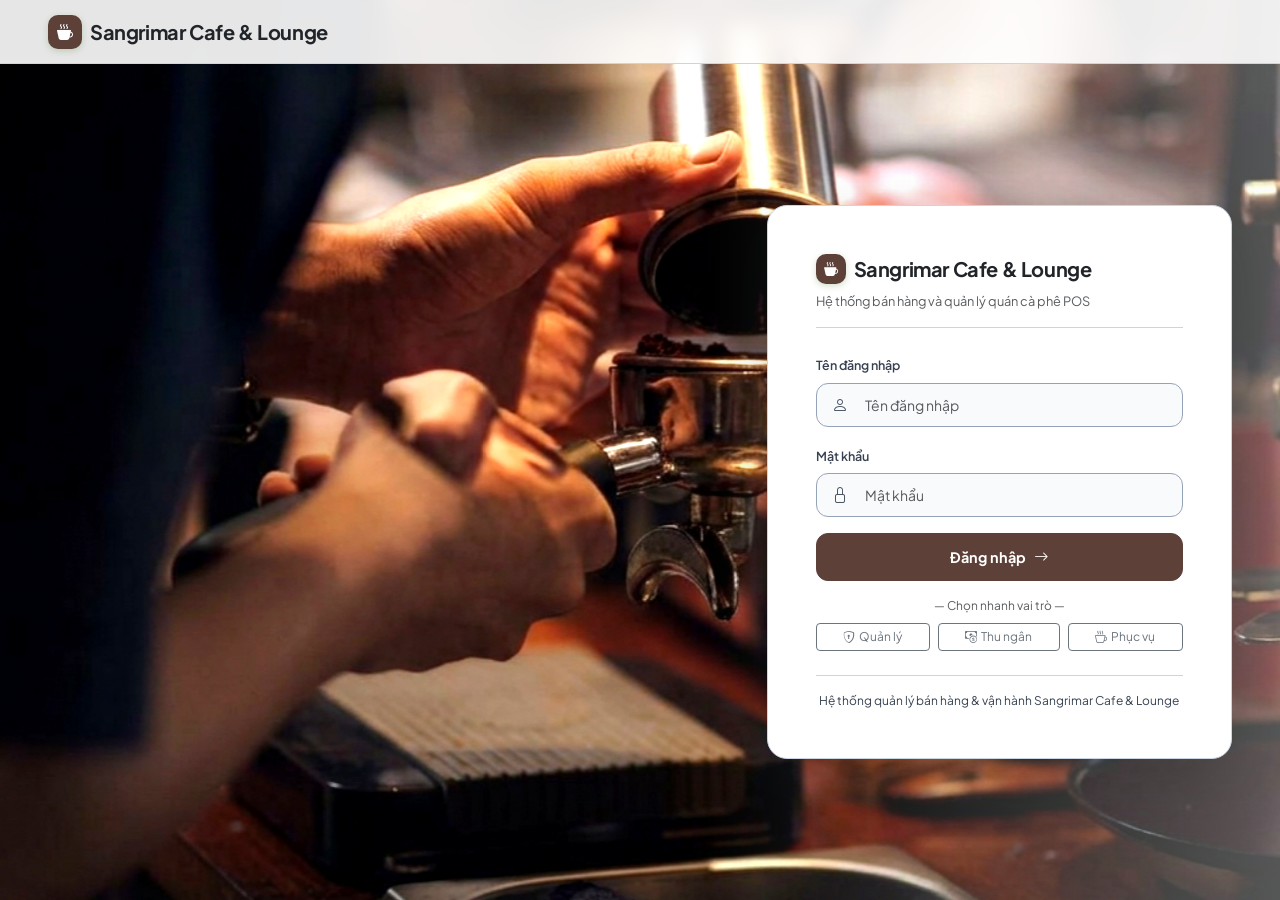
<file: src/main/resources/static/index.html>
<!DOCTYPE html>
<html lang="vi">
<head>
  <meta charset="UTF-8" />
  <meta name="viewport" content="width=device-width, initial-scale=1.0" />
  <title>Sangrimar Cafe &amp; Lounge - Đăng nhập</title>
  <link rel="preconnect" href="https://fonts.googleapis.com" />
  <link rel="preconnect" href="https://fonts.gstatic.com" crossorigin />
  <link href="https://fonts.googleapis.com/css2?family=Archivo:wght@600;700&family=JetBrains+Mono:wght@500;700&family=Plus+Jakarta+Sans:wght@400;500;600;700&display=swap" rel="stylesheet" />
  <link href="https://cdn.jsdelivr.net/npm/bootstrap@5.3.3/dist/css/bootstrap.min.css" rel="stylesheet" />
  <link href="https://cdn.jsdelivr.net/npm/bootstrap-icons@1.11.3/font/bootstrap-icons.min.css" rel="stylesheet" />
  <link href="css/mossary.css" rel="stylesheet" />
</head>
<body class="d-flex flex-column min-vh-100 position-relative">
    <div class="login-bg-layer">
    <div id="login-bg-parallax" class="login-bg-parallax">
      <img
        src="assets/Gemini_Generated_Image_ehf4p1ehf4p1ehf4_8bd10c52.png"
        alt="Pha chế cà phê espresso tại quầy"
        referrerpolicy="no-referrer"
      />
    </div>
    <div class="login-bg-veil"></div>
  </div>

    <header class="login-header px-4 px-sm-5 d-flex align-items-center">
    <div class="d-flex align-items-center gap-2">
      <span class="brand-badge"><i class="bi bi-cup-hot-fill"></i></span>
      <span class="font-display fw-bold text-dark fs-5" style="letter-spacing:-0.02em;">Sangrimar Cafe &amp; Lounge</span>
    </div>
  </header>

    <main class="position-relative z-1 flex-grow-1 d-flex align-items-center py-4 py-lg-5">
    <div class="container-xxl px-3 px-sm-5">
      <div class="row g-4 g-lg-5 align-items-center">
        <div class="d-none d-lg-block col-lg-7" aria-hidden="true"></div>

                <div class="col-lg-5">
          <div class="login-card p-4 p-sm-5">
            <div class="pb-3 border-bottom" style="border-color:var(--border-subtle) !important;">
              <div class="d-flex align-items-center gap-2 mb-2">
                <span class="brand-badge" style="width:30px;height:30px;font-size:14px;"><i class="bi bi-cup-hot-fill"></i></span>
                <span class="font-display fw-bold text-dark fs-5" style="letter-spacing:-0.02em;">Sangrimar Cafe &amp; Lounge</span>
              </div>
              <p class="mb-0 text-muted" style="font-size:0.8rem;">Hệ thống bán hàng và quản lý quán cà phê POS</p>
            </div>

            <form id="login-form" class="mt-4">
              <div class="mb-3">
                <label for="login-username" class="form-label fw-semibold" style="font-size:0.78rem;color:var(--text-secondary);">
                  Tên đăng nhập
                </label>
                <div class="position-relative">
                  <i class="bi bi-person position-absolute top-50 translate-middle-y ms-3" style="color:var(--text-muted);"></i>
                  <input
                    id="login-username"
                    type="text"
                    class="form-control moss-input ps-5"
                    style="height:44px;"
                    placeholder="Tên đăng nhập"
                    autocomplete="username"
                    required
                  />
                </div>
              </div>

              <div class="mb-3">
                <label for="login-password" class="form-label fw-semibold" style="font-size:0.78rem;color:var(--text-secondary);">
                  Mật khẩu
                </label>
                <div class="position-relative">
                  <i class="bi bi-lock position-absolute top-50 translate-middle-y ms-3" style="color:var(--text-muted);"></i>
                  <input
                    id="login-password"
                    type="password"
                    class="form-control moss-input ps-5"
                    style="height:44px;"
                    placeholder="Mật khẩu"
                    autocomplete="current-password"
                    required
                  />
                </div>
              </div>

              <div id="login-error" class="alert alert-danger py-2 px-3 rounded-3 d-none" style="font-size:0.8rem;" role="alert"></div>

              <button
                id="btn-login-submit"
                type="submit"
                class="btn btn-moss w-100 d-flex align-items-center justify-content-center gap-2 mt-3"
                style="height:48px;font-size:0.9rem;"
              >
                <span id="login-btn-text">Đăng nhập</span>
                <i class="bi bi-arrow-right"></i>
              </button>

                            <div class="mt-3">
                <div class="text-center text-muted mb-2" style="font-size:0.75rem;">— Chọn nhanh vai trò —</div>
                <div class="d-flex gap-2">
                  <button type="button" class="btn btn-sm btn-outline-secondary flex-grow-1" id="btn-quick-quanly" style="font-size:0.75rem;">
                    <i class="bi bi-shield-lock me-1"></i>Quản lý
                  </button>
                  <button type="button" class="btn btn-sm btn-outline-secondary flex-grow-1" id="btn-quick-thungan" style="font-size:0.75rem;">
                    <i class="bi bi-cash-coin me-1"></i>Thu ngân
                  </button>
                  <button type="button" class="btn btn-sm btn-outline-secondary flex-grow-1" id="btn-quick-phucvu" style="font-size:0.75rem;">
                    <i class="bi bi-cup-hot me-1"></i>Phục vụ
                  </button>
                </div>
              </div>
            </form>

            <div class="mt-4 pt-3 border-top text-center" style="border-color:var(--border-subtle) !important;font-size:0.75rem;color:var(--text-secondary);"><span>Hệ thống quản lý bán hàng &amp; vận hành Sangrimar Cafe &amp; Lounge</span></div>
          </div>
        </div>
      </div>
    </div>
  </main>

  <script src="https://cdn.jsdelivr.net/npm/bootstrap@5.3.3/dist/js/bootstrap.bundle.min.js"></script>
  <script src="js/dung-chung.js"></script>
  <script>
    (function () {
      function redirectAfterLogin(u) {
        if (!u) {
          window.location.href = 'banhang.html';
          return;
        }
        var role = String(u.vaiTro || '').toUpperCase();
        if (role === 'QUAN_LY' || role === 'MANAGER' || role === 'ADMIN') {
          window.location.href = 'kho.html';
        } else {
          window.location.href = 'banhang.html';
        }
      }

      var existingUser = MocAn.getCurrentUser();
      if (existingUser && existingUser.tenDangNhap) {
        redirectAfterLogin(existingUser);
        return;
      }

      var form = document.getElementById('login-form');
      var errEl = document.getElementById('login-error');
      var btn = document.getElementById('btn-login-submit');
      var btnText = document.getElementById('login-btn-text');

            var urlParams = new URLSearchParams(window.location.search);
      if (urlParams.get('expired') === '1') {
        errEl.textContent = 'Phiên đăng nhập đã hết hạn, vui lòng đăng nhập lại.';
        errEl.className = 'alert alert-warning py-2 px-3 rounded-3';
      }

            function setCredentials(user, pass) {
        document.getElementById('login-username').value = user;
        document.getElementById('login-password').value = pass;
        errEl.className = 'alert alert-danger py-2 px-3 rounded-3 d-none';
      }

      var qQuanLy = document.getElementById('btn-quick-quanly');
      if (qQuanLy) qQuanLy.addEventListener('click', function () { setCredentials('quanly', 'quanly'); });
      var qThuNgan = document.getElementById('btn-quick-thungan');
      if (qThuNgan) qThuNgan.addEventListener('click', function () { setCredentials('thungan', 'thungan'); });
      var qPhucVu = document.getElementById('btn-quick-phucvu');
      if (qPhucVu) qPhucVu.addEventListener('click', function () { setCredentials('phucvu', 'phucvu'); });

            var parallax = document.getElementById('login-bg-parallax');
      if (parallax) {
        document.addEventListener('pointermove', function (e) {
          var nx = (e.clientX / Math.max(1, window.innerWidth)) - 0.5;
          var ny = (e.clientY / Math.max(1, window.innerHeight)) - 0.5;
          var dx = Math.max(-8, Math.min(8, -nx * 14));
          var dy = Math.max(-6, Math.min(6, -ny * 10));
          parallax.style.transform = 'scale(1.04) translate(' + dx.toFixed(1) + 'px, ' + dy.toFixed(1) + 'px)';
        });
      }

      form.addEventListener('submit', async function (e) {
        e.preventDefault();
        errEl.className = 'alert alert-danger py-2 px-3 rounded-3 d-none';
        btn.disabled = true;
        btnText.textContent = 'Đang xác thực...';

        try {
          var data = await MocAn.apiFetch('/api/auth/login', {
            method: 'POST',
            headers: { 'Content-Type': 'application/json' },
            body: JSON.stringify({
              tenDangNhap: document.getElementById('login-username').value,
              matKhau: document.getElementById('login-password').value
            })
          });
          MocAn.setCurrentUser(data);
          redirectAfterLogin(data);
        } catch (err) {
          errEl.textContent = err.message || 'Đăng nhập thất bại.';
          errEl.className = 'alert alert-danger py-2 px-3 rounded-3';
        } finally {
          btn.disabled = false;
          btnText.textContent = 'Đăng nhập';
        }
      });
    })();
  </script>
</body>
</html>
</file>
<file: src/main/resources/static/css/mossary.css>
/** Giao diện hệ thống Sangrimar Cafe & Lounge */

:root {
  color-scheme: light;
  
  --bg-page: #F8F9FA;
  --bg-surface: #FFFFFF;
  --bg-surface-subtle: #F1F5F9;
  --bg-surface-muted: #F1F5F9;
  --bg-surface-hover: #F8FAFC;
  --bg-topbar: #FFFFFF;
  --bg-canvas: #F8F9FA;
  --bg-sidebar: #FFFFFF;
  --bg-header: #FFFFFF;

  
  --text-primary: #111827;
  --text-secondary: #374151;
  --text-muted: #4B5563;

  
  --border-default: #CBD5E1;
  --border-strong: #94A3B8;
  --border-subtle: #CBD5E1;

  
  --brand-primary: #5D4037;
  --brand-accent: #8D6E63;
  --brand-tint: #FBF8F4;

  --accent-primary: #5D4037;
  --accent-hover: #4E342E;
  --accent-text: #FFFFFF;
  --accent-soft: #FBF8F4;
  --accent-soft-text: #5D4037;
  --btn-dark: #3E2723;
  --btn-dark-hover: #2E1C18;
  --btn-dark-text: #FFFFFF;

  
  --table-empty-border: #0D6EFD;     
  --table-empty-bg: #EFF6FF;
  --table-serving-border: #198754;   
  --table-serving-bg: #ECFDF5;
  --table-paying-border: #D97706;    
  --table-paying-bg: #FFFBEB;

  
  --stock-ok-text: #15803D;
  --stock-ok-bg: #F0FDF4;
  --stock-low-text: #B45309;
  --stock-low-bg: #FFFBEB;
  --stock-out-text: #B91C1C;
  --stock-out-bg: #FEF2F2;

  --status-success-text: #15803d;
  --status-warning-text: #b45309;
  --status-danger-text: #dc2626;

  --font-display: "Roboto", "Plus Jakarta Sans", system-ui, sans-serif;
  --font-sans: "Roboto", "Plus Jakarta Sans", system-ui, -apple-system, sans-serif;
  --font-mono: "JetBrains Mono", ui-monospace, SFMono-Regular, Menlo, monospace;
}

* {
  box-sizing: border-box;
}

body {
  font-family: var(--font-sans);
  background-color: var(--bg-canvas);
  color: var(--text-primary);
  margin: 0;
  min-height: 100vh;
}

.font-display {
  font-family: var(--font-display);
}

.font-mono {
  font-family: var(--font-mono);
}

.tabular-nums {
  font-variant-numeric: tabular-nums;
}

.brand-badge {
  width: 34px;
  height: 34px;
  border-radius: 10px;
  background-color: var(--accent-primary);
  color: var(--accent-text);
  display: inline-flex;
  align-items: center;
  justify-content: center;
  flex-shrink: 0;
  box-shadow: 0 2px 6px rgba(74, 124, 44, 0.25);
}

.btn-moss {
  background-color: var(--accent-primary);
  border-color: var(--accent-primary);
  color: var(--accent-text);
  font-weight: 700;
  border-radius: 12px;
}

.btn-moss:hover,
.btn-moss:focus {
  background-color: var(--accent-hover);
  border-color: var(--accent-hover);
  color: var(--accent-text);
}

.btn-forest {
  background-color: var(--btn-dark);
  border-color: var(--btn-dark);
  color: var(--btn-dark-text);
  font-weight: 600;
  border-radius: 12px;
}

.btn-forest:hover,
.btn-forest:focus {
  background-color: var(--btn-dark-hover);
  border-color: var(--btn-dark-hover);
  color: var(--btn-dark-text);
}

.moss-card {
  background-color: var(--bg-surface);
  border: 1px solid var(--border-subtle);
  border-radius: 16px;
}

.moss-input,
.moss-select {
  background-color: var(--bg-surface-hover);
  border: 1px solid var(--border-strong);
  border-radius: 12px;
  color: var(--text-primary);
  font-size: 0.875rem;
}

.moss-input:focus,
.moss-select:focus {
  background-color: var(--bg-surface);
  border-color: var(--accent-primary);
  box-shadow: 0 0 0 3px rgba(74, 124, 44, 0.12);
  color: var(--text-primary);
}

.login-header {
  position: relative;
  z-index: 20;
  height: 64px;
  background: rgba(255, 255, 255, 0.9);
  backdrop-filter: blur(10px);
  border-bottom: 1px solid var(--border-subtle);
}

.login-bg-layer {
  position: fixed;
  inset: 0;
  z-index: 0;
  overflow: hidden;
  pointer-events: none;
}

.login-bg-parallax {
  width: 100%;
  height: 100%;
  transform: scale(1.04);
  transition: transform 0.25s ease-out;
  will-change: transform;
}

.login-bg-layer img {
  width: 100%;
  height: 100%;
  object-fit: cover;
  object-position: 38% 45%;
  filter: brightness(1.22) contrast(1.06) saturate(1.08);
  display: block;
}

.login-bg-veil {
  position: absolute;
  inset: 0;
  background: linear-gradient(to right, transparent 0%, transparent 55%, rgba(245, 248, 242, 0.35) 100%);
}

.login-card {
  background-color: #ffffff;
  border: 1px solid var(--border-subtle);
  border-radius: 20px;
  box-shadow: 0 24px 60px rgba(17, 30, 23, 0.18);
}

.app-layout {
  display: flex;
  flex-direction: column;
  min-height: 100vh;
  width: 100%;
}

.app-sidebar {
  display: none !important;
}

.app-topbar {
  height: 68px;
  background-color: var(--bg-topbar);
  border-bottom: 2px solid var(--border-default);
  position: sticky;
  top: 0;
  z-index: 1020;
}

.topbar-nav-link {
  text-decoration: none;
  font-size: 0.875rem;
  font-weight: 500;
  color: var(--text-secondary);
  padding: 8px 14px;
  border-radius: 8px;
  transition: all 0.15s ease;
  display: flex;
  align-items: center;
  gap: 8px;
  white-space: nowrap;
}

.topbar-nav-link:hover {
  color: var(--brand-primary);
  background-color: var(--brand-tint);
}

.topbar-nav-link.active {
  color: var(--brand-primary);
  background-color: var(--brand-tint);
  border-bottom: 3px solid var(--brand-primary);
  border-radius: 8px 8px 0 0;
  font-weight: 700;
}

.moss-tabs {
  display: inline-flex;
  gap: 4px;
  padding: 4px;
  background-color: var(--bg-surface-muted);
  border: 1px solid var(--border-default);
  border-radius: 12px;
  overflow-x: auto;
}

.moss-tab-btn {
  border: 0;
  background: transparent;
  color: var(--text-secondary);
  font-size: 0.75rem;
  font-weight: 500;
  padding: 6px 12px;
  border-radius: 8px;
  white-space: nowrap;
  cursor: pointer;
  transition: all 0.15s ease;
}

.moss-tab-btn:hover {
  color: var(--text-primary);
}

.moss-tab-btn.active {
  background-color: var(--bg-surface);
  color: var(--brand-primary);
  font-weight: 700;
  box-shadow: 0 1px 2px rgba(17, 30, 23, 0.08);
}

.pos-table-btn {
  width: 100%;
  min-height: 88px;
  padding: 10px 12px;
  border-radius: 12px;
  border: 2.5px solid var(--border-default);
  background-color: var(--bg-surface);
  color: var(--text-primary);
  text-align: left;
  display: flex;
  flex-direction: column;
  justify-content: space-between;
  transition: all 0.15s ease;
  cursor: pointer;
  position: relative;
}

.pos-table-btn:hover {
  transform: translateY(-2px);
  box-shadow: 0 4px 12px rgba(0, 0, 0, 0.08);
}

.pos-table-btn.status-trong {
  border: 2.5px solid var(--table-empty-border) !important;
  background-color: var(--table-empty-bg) !important;
}
.pos-table-btn.status-trong .table-badge {
  background-color: #dbeafe;
  color: #1d4ed8;
  font-size: 0.68rem;
  padding: 2px 7px;
  border-radius: 6px;
  font-weight: 600;
}

.pos-table-btn.status-dang-dung-nuoc {
  border: 2.5px solid var(--table-serving-border) !important;
  background-color: var(--table-serving-bg) !important;
}
.pos-table-btn.status-dang-dung-nuoc .table-badge {
  background-color: #dcfce7;
  color: #15803d;
  font-size: 0.68rem;
  padding: 2px 7px;
  border-radius: 6px;
  font-weight: 600;
}

.pos-table-btn.status-cho-thanh-toan {
  border: 2.5px solid var(--table-paying-border) !important;
  background-color: var(--table-paying-bg) !important;
}
.pos-table-btn.status-cho-thanh-toan .table-badge {
  background-color: #fef3c7;
  color: #b45309;
  font-size: 0.68rem;
  padding: 2px 7px;
  border-radius: 6px;
  font-weight: 600;
}

.table-amount {
  display: inline-flex;
  align-items: center;
  gap: 2px;
  font-weight: 700;
  font-size: 0.78rem;
  color: #111827;
  font-family: var(--font-mono);
  white-space: nowrap;
}

.stock-badge-ok {
  background-color: var(--stock-ok-bg);
  color: var(--stock-ok-text);
  border: 1px solid rgba(21, 128, 61, 0.3);
  font-size: 0.72rem;
  font-weight: 600;
  padding: 3px 8px;
  border-radius: 6px;
}

.stock-badge-low {
  background-color: var(--stock-low-bg);
  color: var(--stock-low-text);
  border: 1px solid rgba(180, 83, 9, 0.35);
  font-size: 0.72rem;
  font-weight: 600;
  padding: 3px 8px;
  border-radius: 6px;
}

.stock-badge-out {
  background-color: var(--stock-out-bg);
  color: var(--stock-out-text);
  border: 1px solid rgba(185, 28, 28, 0.35);
  font-size: 0.72rem;
  font-weight: 700;
  padding: 3px 8px;
  border-radius: 6px;
}

.menu-card.out-of-stock {
  opacity: 0.62;
  filter: grayscale(40%);
}

.pos-table-btn.selected {
  transform: translateY(-2px);
  box-shadow: 0 0 0 3px rgba(13, 110, 253, 0.35), 0 6px 16px rgba(15, 23, 42, 0.12);
}
.pos-table-btn.status-dang-dung-nuoc.selected {
  box-shadow: 0 0 0 3px rgba(25, 135, 84, 0.4), 0 6px 16px rgba(15, 23, 42, 0.12);
}
.pos-table-btn.status-cho-thanh-toan.selected {
  box-shadow: 0 0 0 3px rgba(217, 119, 6, 0.45), 0 6px 16px rgba(15, 23, 42, 0.12);
}

.pos-table-btn.takeaway-card {
  border-color: #334155;
  background-color: #1e293b;
  color: #ffffff;
}
.pos-table-btn.takeaway-card .table-badge {
  background-color: #475569;
  color: #f8fafc;
  font-size: 0.68rem;
  padding: 2px 7px;
  border-radius: 6px;
  font-weight: 600;
}
.pos-table-btn.takeaway-card.selected {
  box-shadow: 0 0 0 3px rgba(51, 65, 85, 0.5), 0 6px 16px rgba(15, 23, 42, 0.25);
}

.menu-card {
  border: 1px solid var(--border-subtle);
  border-radius: 16px;
  overflow: hidden;
  background-color: var(--bg-surface);
  display: flex;
  flex-direction: column;
  height: 100%;
  transition: border-color 0.15s ease, transform 0.15s ease;
}

.menu-card:hover {
  border-color: var(--accent-primary);
}

.menu-card-media {
  position: relative;
  aspect-ratio: 4 / 3;
  background-color: var(--bg-surface-muted);
  overflow: hidden;
}

.menu-card-media img {
  width: 100%;
  height: 100%;
  object-fit: cover;
  transition: transform 0.3s ease;
}

.menu-card:hover .menu-card-media img {
  transform: scale(1.03);
}

.menu-card-overlay {
  position: absolute;
  inset: auto 0 0 0;
  height: 64px;
  padding: 12px;
  background: linear-gradient(to top, rgba(0, 0, 0, 0.8), rgba(0, 0, 0, 0.3), transparent);
  display: flex;
  align-items: flex-end;
  justify-content: space-between;
  color: #ffffff;
}

.pos-ticket {
  border: 1px solid var(--border-subtle);
  border-radius: 16px;
  background-color: var(--bg-surface);
  padding: 20px;
}

@media (min-width: 1200px) {
  .pos-ticket {
    position: sticky;
    top: 96px;
  }
}

.dashed-divider-bottom {
  border-bottom: 1px dashed var(--border-strong);
}

.dashed-divider-top {
  border-top: 1px dashed var(--border-strong);
}

.badge-low-stock {
  display: inline-flex;
  align-items: center;
  gap: 5px;
  padding: 4px 10px;
  border-radius: 8px;
  background-color: #dc2626;
  color: #ffffff;
  font-size: 0.72rem;
  font-weight: 700;
}

.badge-ok-stock {
  display: inline-flex;
  align-items: center;
  gap: 5px;
  padding: 4px 10px;
  border-radius: 8px;
  background-color: rgba(21, 128, 61, 0.1);
  border: 1px solid rgba(21, 128, 61, 0.3);
  color: var(--status-success-text);
  font-size: 0.75rem;
  font-weight: 600;
}

.badge-warn {
  display: inline-flex;
  align-items: center;
  gap: 5px;
  padding: 4px 10px;
  border-radius: 8px;
  background-color: rgba(180, 83, 9, 0.12);
  border: 1px solid rgba(180, 83, 9, 0.35);
  color: var(--status-warning-text);
  font-size: 0.75rem;
  font-weight: 600;
}

.badge-muted {
  display: inline-flex;
  align-items: center;
  gap: 5px;
  padding: 4px 10px;
  border-radius: 8px;
  background-color: var(--bg-surface-muted);
  color: var(--text-secondary);
  font-size: 0.75rem;
  font-weight: 600;
}

.table-moss > :not(caption) > * > * {
  border-bottom-color: var(--border-subtle);
  padding-top: 12px;
  padding-bottom: 12px;
  vertical-align: middle;
}

.row-low-stock > td {
  background-color: rgba(220, 38, 38, 0.06) !important;
}

.modal-content {
  border-radius: 18px;
  border: 1px solid var(--border-subtle);
  background-color: var(--bg-surface);
  color: var(--text-primary);
}

@media print {
  @page {
    size: auto;
    margin: 6mm 8mm;
  }

  body {
    background: #ffffff !important;
    color: #000000 !important;
    font-size: 11pt !important;
    -webkit-print-color-adjust: exact !important;
    print-color-adjust: exact !important;
  }

  
  .app-layout,
  #app-sidebar-root,
  #app-topbar-root,
  .modal-backdrop,
  .btn,
  button,
  .no-print {
    display: none !important;
  }

  
  .modal {
    position: static !important;
    display: block !important;
    overflow: visible !important;
    background: transparent !important;
    padding: 0 !important;
  }

  .modal:not(.show) {
    display: none !important;
  }

  .modal-dialog {
    position: static !important;
    margin: 0 auto !important;
    max-width: 480px !important;
    width: 100% !important;
    transform: none !important;
  }

  .modal-content {
    border: 1.5px solid #000000 !important;
    box-shadow: none !important;
    padding: 12px !important;
    background: #ffffff !important;
    border-radius: 6px !important;
  }

  .modal-body {
    padding: 0 !important;
    color: #000000 !important;
  }

  
  table {
    width: 100% !important;
    border-collapse: collapse !important;
  }

  table th, table td {
    color: #000000 !important;
    border-color: #333333 !important;
    padding: 4px 2px !important;
  }

  .border-dark, .border-secondary, .border-top, .border-bottom {
    border-color: #000000 !important;
  }

  .text-muted, .text-secondary {
    color: #333333 !important;
  }

  .badge {
    border: 1px solid #000000 !important;
    color: #000000 !important;
    background: transparent !important;
  }

  img {
    max-width: 150px !important;
    page-break-inside: avoid;
  }
}
</file>
